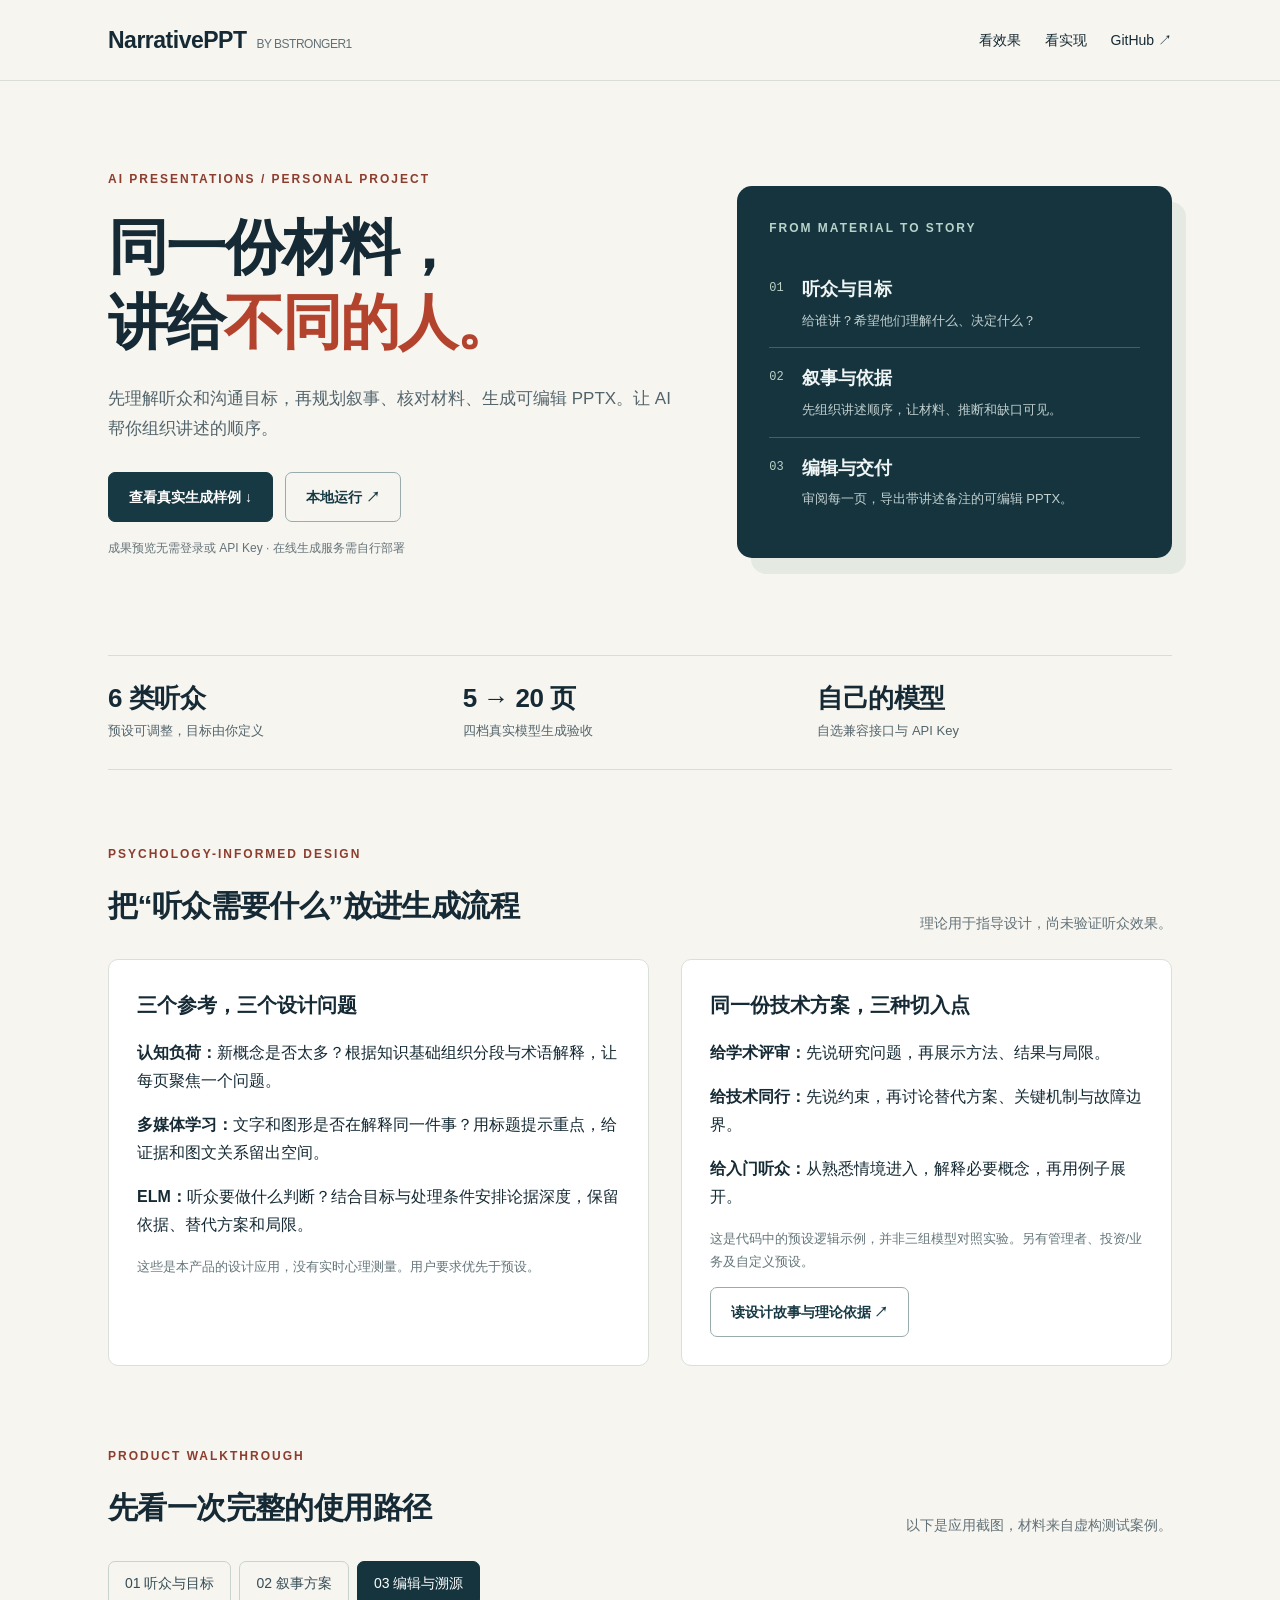
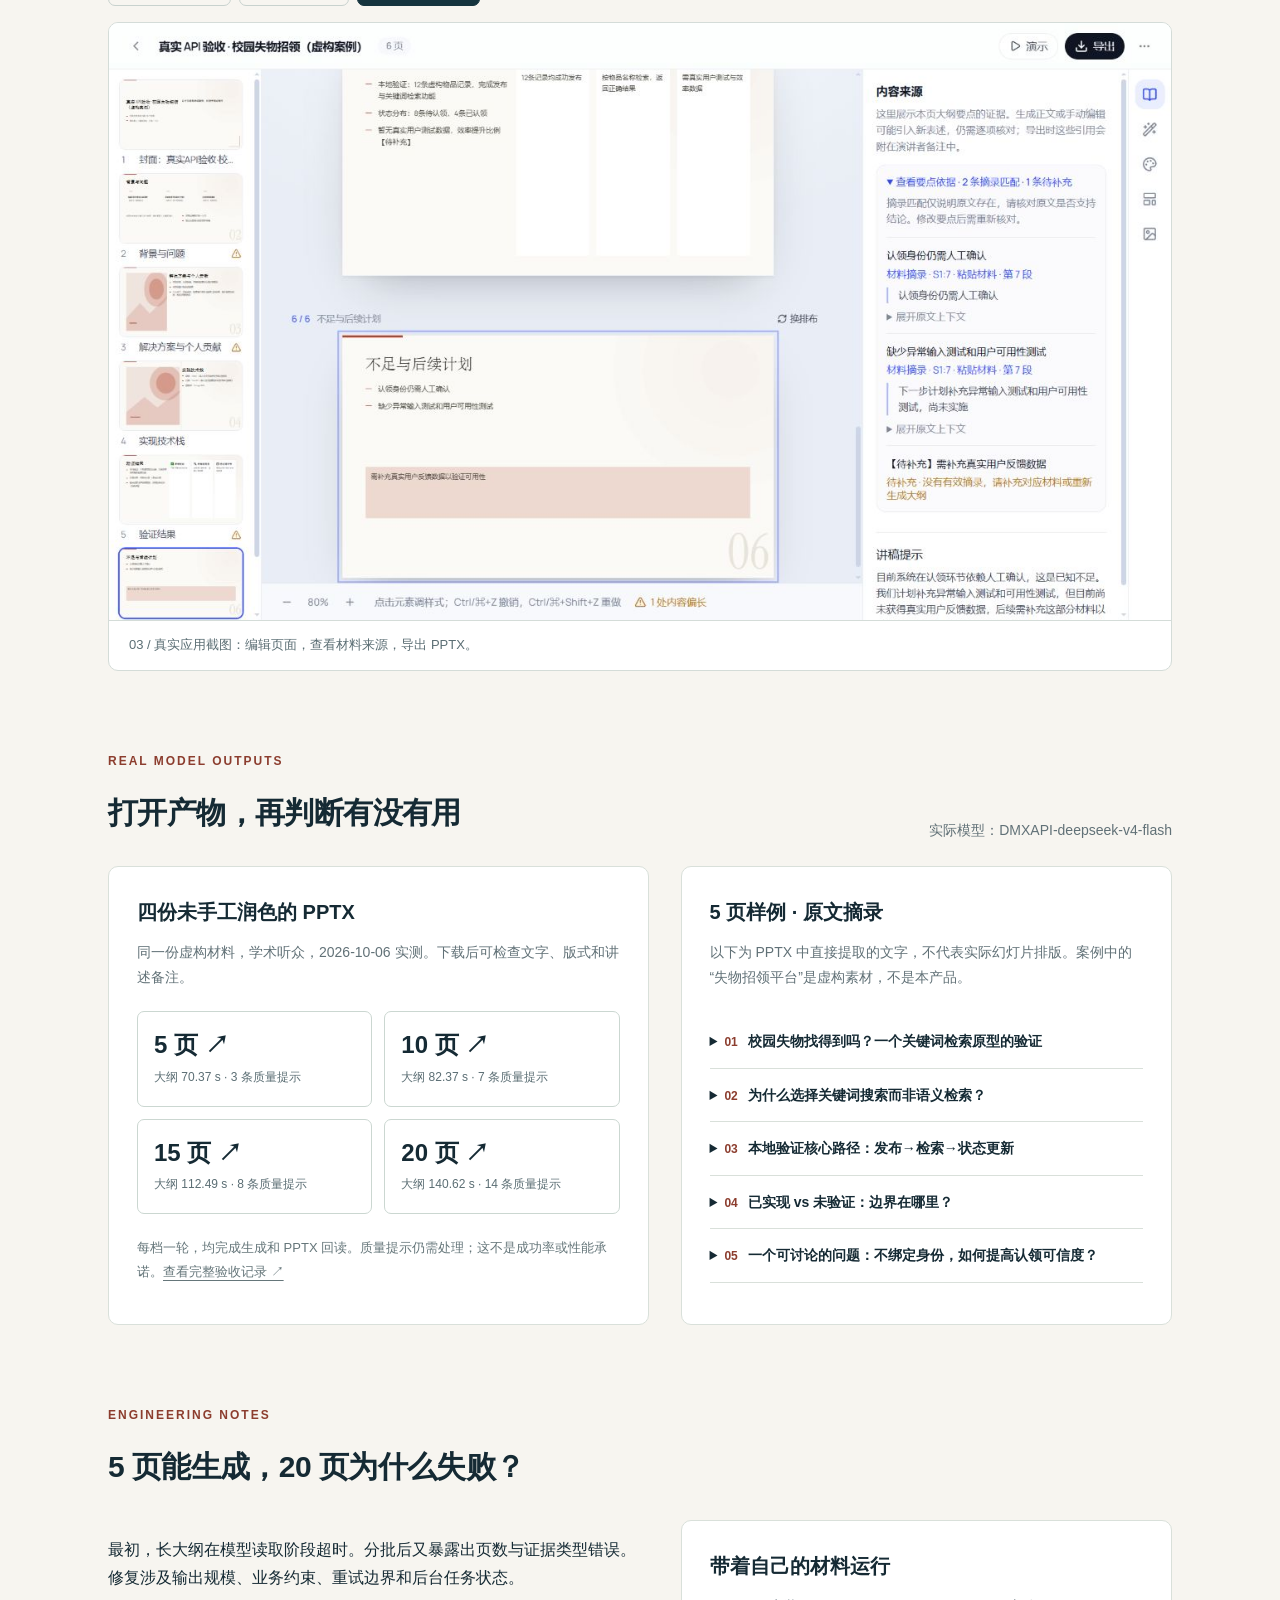
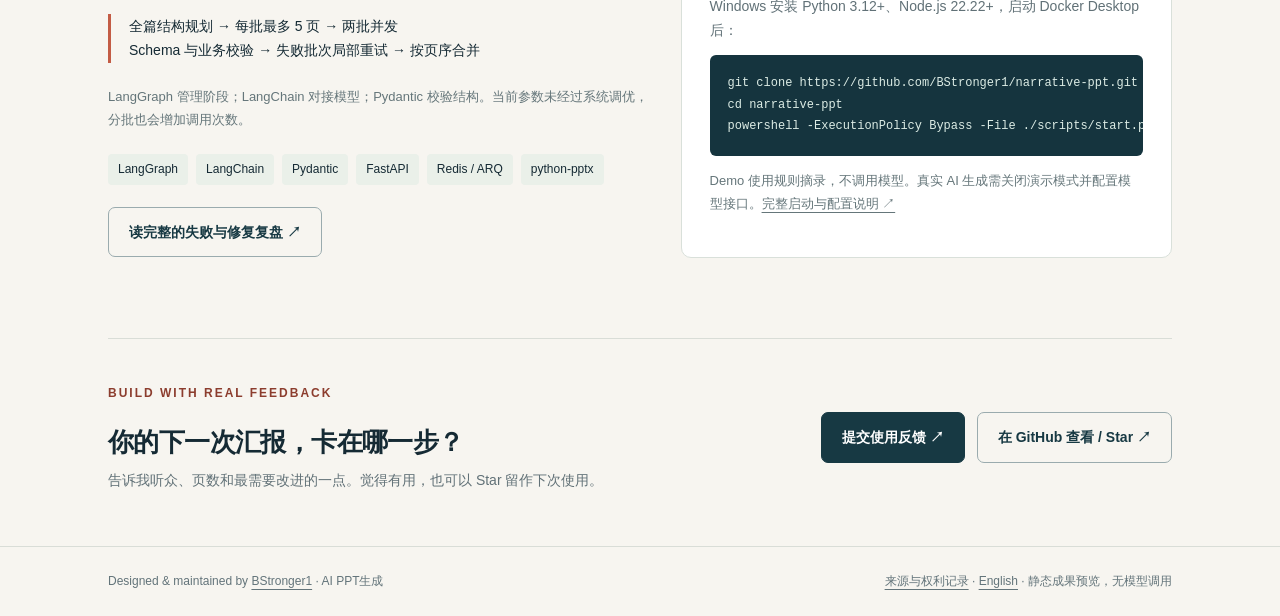
<file: docs/index.html>
<!doctype html>
<html lang="zh-CN">
<head>
<meta charset="utf-8"><meta name="viewport" content="width=device-width,initial-scale=1">
<title>NarrativePPT · AI PPT生成 — 先理解听众，再组织叙事</title>
<meta name="description" content="BStronger1 的个人 AI 产品。了解听众驱动的叙事规划、长大纲分批生成和材料溯源，免登录查看真实模型生成的 5/10/15/20 页 PPTX 样例。">
<meta property="og:title" content="NarrativePPT · 先理解听众，再组织叙事">
<meta property="og:description" content="真实 PPTX 样例、AI 工作流与长大纲失败复盘。由 BStronger1 设计与维护。">
<meta property="og:type" content="website"><meta property="og:url" content="https://bstronger1.github.io/narrative-ppt/">
<meta property="og:image" content="https://bstronger1.github.io/narrative-ppt/assets/social-preview.png">
<meta name="twitter:card" content="summary_large_image">
<link rel="canonical" href="https://bstronger1.github.io/narrative-ppt/">
<link rel="stylesheet" href="assets/site.css"><script src="assets/site.js" defer></script>
</head>
<body>
<a class="skip" href="#main">跳到主要内容</a>
<header><nav aria-label="主导航"><a class="brand" href="./">NarrativePPT<small>BY BSTRONGER1</small></a><div class="navlinks"><a href="#preview">看效果</a><a href="#engineering">看实现</a><a href="https://github.com/BStronger1/narrative-ppt">GitHub ↗</a></div></nav></header>
<main id="main" class="wrap">
<section class="hero">
<div><p class="eyebrow">AI PRESENTATIONS / PERSONAL PROJECT</p><h1>同一份材料，<br>讲给<em>不同的人。</em></h1><p class="lead">先理解听众和沟通目标，再规划叙事、核对材料、生成可编辑 PPTX。让 AI 帮你组织讲述的顺序。</p><div class="actions"><a class="btn" href="#samples">查看真实生成样例 ↓</a><a class="btn secondary" href="https://github.com/BStronger1/narrative-ppt#快速运行">本地运行 ↗</a></div><p class="micro">成果预览无需登录或 API Key · 在线生成服务需自行部署</p></div>
<div class="story-card"><p class="eyebrow">FROM MATERIAL TO STORY</p><div class="story-row"><span class="num">01</span><div><strong>听众与目标</strong><p>给谁讲？希望他们理解什么、决定什么？</p></div></div><div class="story-row"><span class="num">02</span><div><strong>叙事与依据</strong><p>先组织讲述顺序，让材料、推断和缺口可见。</p></div></div><div class="story-row"><span class="num">03</span><div><strong>编辑与交付</strong><p>审阅每一页，导出带讲述备注的可编辑 PPTX。</p></div></div></div>
</section>
<div class="facts"><div class="fact"><b>6 类听众</b><span>预设可调整，目标由你定义</span></div><div class="fact"><b>5 → 20 页</b><span>四档真实模型生成验收</span></div><div class="fact"><b>自己的模型</b><span>自选兼容接口与 API Key</span></div></div>
<section id="design" class="section">
<div class="section-head"><div><p class="eyebrow">PSYCHOLOGY-INFORMED DESIGN</p><h2>把“听众需要什么”放进生成流程</h2></div><p class="sub">理论用于指导设计，尚未验证听众效果。</p></div>
<div class="two-col"><div class="panel"><h3>三个参考，三个设计问题</h3>
<p><strong>认知负荷：</strong>新概念是否太多？根据知识基础组织分段与术语解释，让每页聚焦一个问题。</p>
<p><strong>多媒体学习：</strong>文字和图形是否在解释同一件事？用标题提示重点，给证据和图文关系留出空间。</p>
<p><strong>ELM：</strong>听众要做什么判断？结合目标与处理条件安排论据深度，保留依据、替代方案和局限。</p>
<p class="note">这些是本产品的设计应用，没有实时心理测量。用户要求优先于预设。</p></div>
<div class="panel"><h3>同一份技术方案，三种切入点</h3>
<p><strong>给学术评审：</strong>先说研究问题，再展示方法、结果与局限。</p>
<p><strong>给技术同行：</strong>先说约束，再讨论替代方案、关键机制与故障边界。</p>
<p><strong>给入门听众：</strong>从熟悉情境进入，解释必要概念，再用例子展开。</p>
<p class="note">这是代码中的预设逻辑示例，并非三组模型对照实验。另有管理者、投资/业务及自定义预设。</p>
<a class="btn secondary" href="https://github.com/BStronger1/narrative-ppt/blob/main/docs/PRODUCT_STORY.md">读设计故事与理论依据 ↗</a></div></div>
</section>
<section id="preview" class="section">
<div class="section-head"><div><p class="eyebrow">PRODUCT WALKTHROUGH</p><h2>先看一次完整的使用路径</h2></div><p class="sub">以下是应用截图，材料来自虚构测试案例。</p></div>
<div class="tabs" role="group" aria-label="查看应用截图"><button class="tab" type="button" data-screen="audience" aria-pressed="false" aria-controls="product-shot">01 听众与目标</button><button class="tab" type="button" data-screen="narrative" aria-pressed="false" aria-controls="product-shot">02 叙事方案</button><button class="tab" type="button" data-screen="editor" aria-pressed="true" aria-controls="product-shot">03 编辑与溯源</button></div>
<figure class="screen"><img id="product-shot" src="screenshots/live-editor.jpg" alt="真实模型生成后的编辑器和来源面板" width="1440" height="900"><figcaption id="shot-caption" aria-live="polite">03 / 真实应用截图：编辑页面，查看材料来源，导出 PPTX。</figcaption></figure>
<noscript><p>还可以直接查看<a href="screenshots/audience-settings.jpg">听众设置</a>与<a href="screenshots/narrative-plan.jpg">叙事方案</a>截图。</p></noscript>
</section>
<section id="samples" class="section">
<div class="section-head"><div><p class="eyebrow">REAL MODEL OUTPUTS</p><h2>打开产物，再判断有没有用</h2></div><p class="sub">实际模型：DMXAPI-deepseek-v4-flash</p></div>
<div class="two-col">
<div class="panel"><h3>四份未手工润色的 PPTX</h3><p class="sub">同一份虚构材料，学术听众，2026-10-06 实测。下载后可检查文字、版式和讲述备注。</p>
<div class="download-grid">
<a class="download" href="https://github.com/BStronger1/narrative-ppt/raw/refs/heads/main/examples/deepseek-fixed-20261006/5-pages.pptx"><strong>5 页 ↗</strong><span>大纲 70.37 s · 3 条质量提示</span></a>
<a class="download" href="https://github.com/BStronger1/narrative-ppt/raw/refs/heads/main/examples/deepseek-fixed-20261006/10-pages.pptx"><strong>10 页 ↗</strong><span>大纲 82.37 s · 7 条质量提示</span></a>
<a class="download" href="https://github.com/BStronger1/narrative-ppt/raw/refs/heads/main/examples/deepseek-fixed-20261006/15-pages.pptx"><strong>15 页 ↗</strong><span>大纲 112.49 s · 8 条质量提示</span></a>
<a class="download" href="https://github.com/BStronger1/narrative-ppt/raw/refs/heads/main/examples/deepseek-fixed-20261006/20-pages.pptx"><strong>20 页 ↗</strong><span>大纲 140.62 s · 14 条质量提示</span></a>
</div><p class="note">每档一轮，均完成生成和 PPTX 回读。质量提示仍需处理；这不是成功率或性能承诺。<a href="https://github.com/BStronger1/narrative-ppt/blob/main/docs/LONG_OUTLINE_FIX.md">查看完整验收记录 ↗</a></p></div>
<div class="panel"><h3>5 页样例 · 原文摘录</h3><p class="sub">以下为 PPTX 中直接提取的文字，不代表实际幻灯片排版。案例中的“失物招领平台”是虚构素材，不是本产品。</p><div class="sample"><details><summary><span class="sample-page">01</span>校园失物找得到吗？一个关键词检索原型的验证</summary><p>校园失物招领平台：虚构软件验收材料</p><p>学生需翻遍多个群聊查找失物，认领后消息仍被转发
缺少统一入口：发布、检索与状态跟踪</p><p>原型聚焦：发布、分类检索、状态更新
未实现：图片识别、智能匹配、支付、跨校区推荐</p><p>12条
人工构造测试记录
8条待认领，4条已认领；证件4、电子3、日用品5</p><p>以下项目、记录和测试结果均为人工构造的验收场景，不代表真实业务成绩。所有数值只用于验证PPT生成，不得推断真实用户、效率提升、商业收益或上线日期。</p></details>
<details><summary><span class="sample-page">02</span>为什么选择关键词搜索而非语义检索？</summary><p>可解释性强，便于调试与定位问题
无需外部服务，降低系统依赖</p><p>可能遗漏同义表述，需用户适配关键词
未与语义检索对比准确率（备选方向，尚未实施）</p><p>此取舍基于设计解释，非经实验验证的最优结论。</p></details>
<details><summary><span class="sample-page">03</span>本地验证核心路径：发布→检索→状态更新</summary><p>12
构造测试记录（条）
覆盖证件、电子设备、日用品三类</p><p>8 待认领 / 4 已认领
状态分布
用于检查状态标签与更新流程</p><p>拾获者填写描述与类别 → 记录保存
失主通过关键词和分类筛选候选物品
线下人工核验身份 → 状态更新为已认领</p><p>搜索命中仅缩小候选范围，不自动判定归属；核验仍需人工介入。</p></details>
<details><summary><span class="sample-page">04</span>已实现 vs 未验证：边界在哪里？</summary><p>页面开发、发布/检索/状态接口、本地数据准备与基本功能测试——已由个人完成
用户角色（失主、拾获者、管理员）来自场景设定，尚未经用户访谈验证</p><p>高并发更新、误操作恢复、恶意认领防护——均未验证
超长输入、特殊字符、异常网络等查询边界未覆盖</p></details>
<details><summary><span class="sample-page">05</span>一个可讨论的问题：不绑定身份，如何提高认领可信度？</summary><p>原型已连接发布、检索和状态展示的基本流程，本地虚构数据可用于演示
真实用户价值、规模化性能及完整安全性仍待验证
待开展：异常输入测试、网络中断恢复观察、用户可用性测试与同义词查询案例</p><p>核心路径可演示
当前阶段
基于人工构造测试数据，不代表真实用户效率</p><p>各项均属计划，未指定完成日期、预算、负责人数量或达标阈值。不能声称节省时间或提高成功率。</p></details></div></div>
</div>
</section>
<section id="engineering" class="section">
<div class="section-head"><div><p class="eyebrow">ENGINEERING NOTES</p><h2>5 页能生成，20 页为什么失败？</h2></div></div>
<div class="two-col"><div><p>最初，长大纲在模型读取阶段超时。分批后又暴露出页数与证据类型错误。修复涉及输出规模、业务约束、重试边界和后台任务状态。</p>
<div class="pipeline">全篇结构规划 → 每批最多 5 页 → 两批并发<br>Schema 与业务校验 → 失败批次局部重试 → 按页序合并</div>
<p class="note">LangGraph 管理阶段；LangChain 对接模型；Pydantic 校验结构。当前参数未经过系统调优，分批也会增加调用次数。</p>
<div class="stack"><span>LangGraph</span><span>LangChain</span><span>Pydantic</span><span>FastAPI</span><span>Redis / ARQ</span><span>python-pptx</span></div><a class="btn secondary" href="https://github.com/BStronger1/narrative-ppt/blob/main/docs/ENGINEERING_STORY.md">读完整的失败与修复复盘 ↗</a></div>
<div class="panel"><h3>带着自己的材料运行</h3><p class="sub">Windows 安装 Python 3.12+、Node.js 22.22+，启动 Docker Desktop 后：</p><pre class="code"><code>git clone https://github.com/BStronger1/narrative-ppt.git
cd narrative-ppt
powershell -ExecutionPolicy Bypass -File ./scripts/start.ps1 -Demo</code></pre><p class="note">Demo 使用规则摘录，不调用模型。真实 AI 生成需关闭演示模式并配置模型接口。<a href="https://github.com/BStronger1/narrative-ppt#快速运行">完整启动与配置说明 ↗</a></p></div></div>
</section>
<section class="closing"><div><p class="eyebrow">BUILD WITH REAL FEEDBACK</p><h2>你的下一次汇报，卡在哪一步？</h2><p class="sub">告诉我听众、页数和最需要改进的一点。觉得有用，也可以 Star 留作下次使用。</p></div><div class="actions"><a class="btn" href="https://github.com/BStronger1/narrative-ppt/issues/new?template=use_case.yml">提交使用反馈 ↗</a><a class="btn secondary" href="https://github.com/BStronger1/narrative-ppt">在 GitHub 查看 / Star ↗</a></div></section>
</main>
<footer><div class="wrap"><span>Designed & maintained by <a href="https://github.com/BStronger1">BStronger1</a> · AI PPT生成</span><span><a href="https://github.com/BStronger1/narrative-ppt/blob/main/docs/NOTICE.md">来源与权利记录</a> · <a href="https://github.com/BStronger1/narrative-ppt/blob/main/README.en.md">English</a> · 静态成果预览，无模型调用</span></div></footer>
</body></html>
</file>
<file: docs/assets/site.css>
*{box-sizing:border-box}html{scroll-behavior:smooth;scroll-padding-top:90px}body{margin:0;background:#f7f5f0;color:#152a34;font-family:Inter,"Segoe UI","Microsoft YaHei",sans-serif;line-height:1.75}a{color:inherit;text-underline-offset:4px}button{font:inherit}a:focus-visible,button:focus-visible,summary:focus-visible{outline:3px solid #c3442b;outline-offset:5px}header{border-bottom:1px solid #d9ddd7;background:#f7f5f0}nav,.wrap{max-width:1120px;margin:auto;padding:0 28px}nav{min-height:80px;display:flex;align-items:center;justify-content:space-between;gap:24px}.brand{text-decoration:none;font-weight:800;letter-spacing:-.5px;font-size:23px}.brand small{display:inline-block;margin-left:10px;font-size:12px;color:#617076;font-weight:500}.navlinks{display:flex;gap:24px;font-size:14px}.navlinks a{text-decoration:none}.hero{padding:88px 0 52px;display:grid;grid-template-columns:1.3fr 1fr;gap:64px;align-items:center}.eyebrow{font-size:12px;letter-spacing:2px;font-weight:700;color:#8c3d2e;margin:0 0 20px}h1{font-size:clamp(36px,5vw,60px);line-height:1.25;letter-spacing:-2px;margin:0 0 24px;font-weight:800}h1 em{font-style:normal;color:#b3432d}.lead{font-size:17px;color:#52646b;max-width:580px;margin:0 0 28px}.actions{display:flex;flex-wrap:wrap;gap:12px}.btn{display:inline-block;background:#173943;color:#fff;padding:12px 20px;border-radius:7px;border:1px solid #173943;text-decoration:none;font-size:14px;font-weight:650;cursor:pointer}.btn.secondary{background:transparent;color:#173943;border-color:#9aabae}.micro{font-size:12px;color:#647379;margin:16px 0}.story-card{background:#15343e;color:#eff5f4;border-radius:15px;padding:32px;box-shadow:14px 16px 0 #e4e9e2}.story-card .eyebrow{color:#b8d3ca}.story-row{display:flex;gap:18px;align-items:flex-start;padding:15px 0;border-bottom:1px solid #42606a}.story-row:last-child{border:0}.num{font-size:12px;font-family:monospace;color:#bdd0c6;padding-top:4px}.story-row strong{font-size:18px;display:block}.story-row p{font-size:13px;color:#c2d0d0;margin:4px 0 0}.facts{display:grid;grid-template-columns:repeat(3,1fr);border-top:1px solid #d9ddd7;border-bottom:1px solid #d9ddd7;margin:28px 0 74px}.fact{padding:25px 20px 25px 0}.fact b{display:block;font-size:26px;line-height:1.35;letter-spacing:-.5px}.fact span{font-size:13px;color:#52646b}.section{padding:0 0 80px}.section-head{display:flex;align-items:end;justify-content:space-between;gap:28px;margin-bottom:24px}h2{font-size:30px;line-height:1.4;letter-spacing:-.6px;margin:0 0 8px}h3{font-size:20px;margin:0 0 10px}.sub{color:#617177;font-size:14px;margin:0}.tabs{display:flex;flex-wrap:wrap;gap:8px;margin-bottom:16px}.tab{border:1px solid #c8d2ce;border-radius:7px;padding:9px 16px;background:transparent;color:#354c55;cursor:pointer;font-size:14px}.tab[aria-pressed=true]{background:#15343e;color:white;border-color:#15343e}.screen{margin:0;background:white;border:1px solid #d4dcd8;border-radius:10px;overflow:hidden}.screen img{width:100%;height:auto;display:block;background:#eff2ee}.screen figcaption{padding:13px 20px;color:#5b6e74;font-size:13px;border-top:1px solid #d4dcd8}.two-col{display:grid;grid-template-columns:1.1fr 1fr;gap:32px}.panel{padding:28px;border-radius:10px;background:#fff;border:1px solid #d9e0da}.download-grid{display:grid;grid-template-columns:repeat(2,1fr);gap:12px;margin:22px 0}.download{display:block;border:1px solid #cbd7d1;padding:16px;border-radius:7px;text-decoration:none}.download:hover{border-color:#b3432d;background:#fbf6f2}.download strong{font-size:24px;display:block;line-height:1.4}.download span{font-size:12px;color:#5b6e74}.note{font-size:13px;color:#65767a;line-height:1.8}.sample{margin:26px 0 0}.sample details{border-bottom:1px solid #d9e0da;padding:14px 0}.sample summary{cursor:pointer;font-size:14px;font-weight:650}.sample p{font-size:13px;color:#455e65;white-space:pre-line}.sample .sample-page{font-size:12px;color:#8c3d2e;margin-right:10px}.stack{display:flex;flex-wrap:wrap;gap:8px;margin:22px 0}.stack span{background:#eaf0e9;padding:5px 10px;border-radius:4px;font-size:12px}.pipeline{font-size:14px;border-left:3px solid #c35c45;padding-left:18px;margin:22px 0}.code{background:#15343e;color:#dcece5;padding:18px;border-radius:6px;overflow:auto;font-size:12px;line-height:1.8;white-space:pre}.closing{border-top:1px solid #d9ddd7;padding:44px 0 54px;display:flex;justify-content:space-between;gap:28px;align-items:center}.closing h2{font-size:26px}footer{font-size:12px;color:#63747a;border-top:1px solid #d9ddd7;padding:24px 0}footer .wrap{display:flex;justify-content:space-between;gap:18px;flex-wrap:wrap}.skip{position:absolute;top:-60px;left:20px;background:#15343e;color:#fff;padding:8px}.skip:focus{top:8px}@media(max-width:760px){nav,.wrap{padding:0 20px}nav{min-height:70px}.brand small{display:none}.navlinks{gap:14px;font-size:12px}.hero{grid-template-columns:1fr;gap:38px;padding-top:48px}.story-card{padding:24px;box-shadow:8px 9px 0 #e4e9e2}.facts{margin-bottom:48px}.fact{padding:20px 8px 20px 0}.fact b{font-size:21px}.fact span{font-size:11px}.section{padding-bottom:50px}.section-head,.closing{display:block}.section-head .sub{margin-top:10px}.two-col{grid-template-columns:1fr;gap:20px}.panel{padding:22px}h2{font-size:26px}.closing .actions{margin-top:22px}}@media(prefers-reduced-motion:reduce){html{scroll-behavior:auto}}

.hero>*{min-width:0}.two-col>*{min-width:0}.code{max-width:100%}.navlinks{flex-shrink:0}@media(max-width:420px){.brand{font-size:19px}nav{gap:10px}.navlinks{gap:10px;font-size:11px}}
</file>
